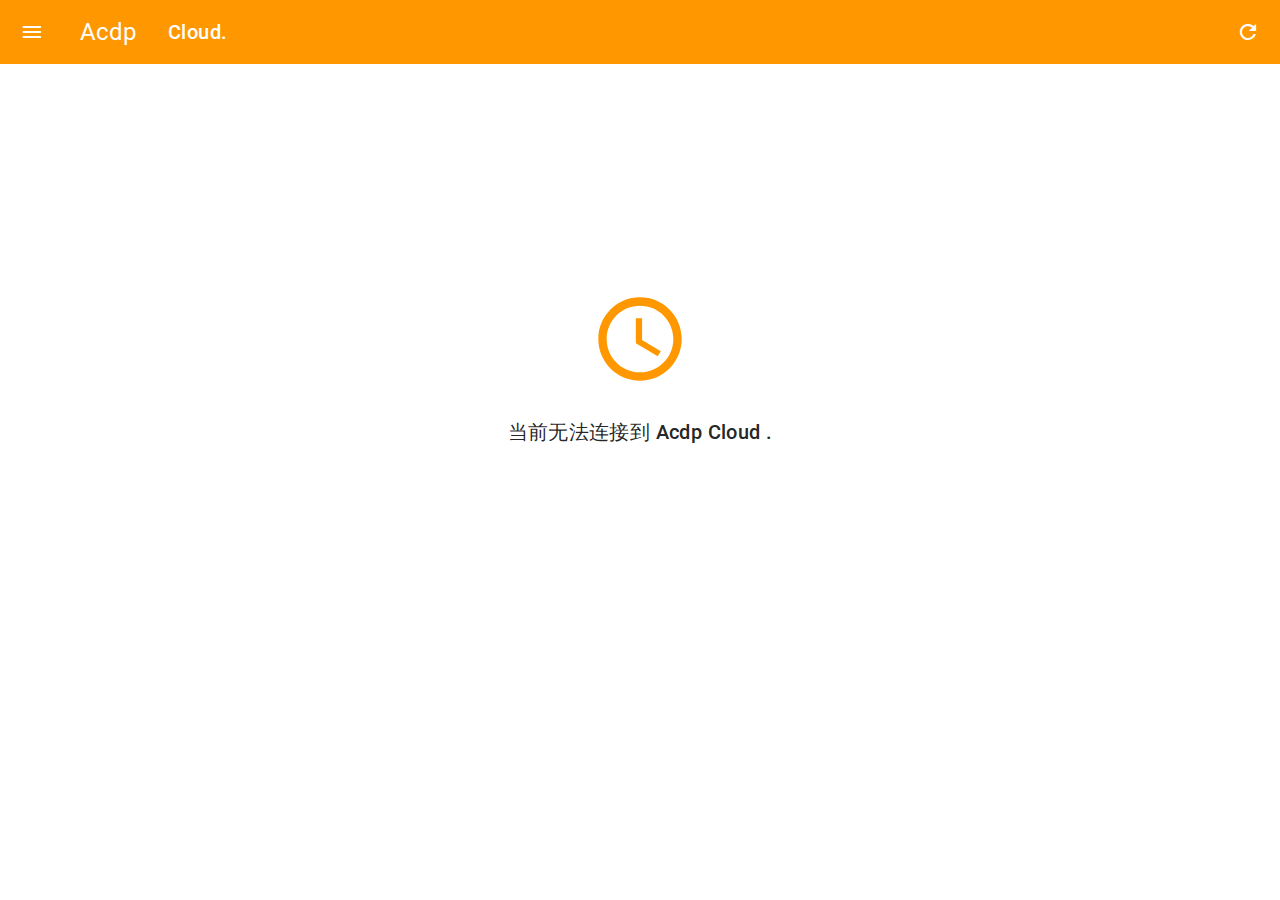
<file: cloud/index.html>
<!doctype html>
<html lang="zh-cmn-Hans" style="height:100%;">

<head>
    <meta charset="utf-8">
    <meta name="viewport" content="width=device-width, initial-scale=1, maximum-scale=1, shrink-to-fit=no" />
    <meta name="renderer" content="webkit" />
    <meta name="force-rendering" content="webkit" />
    <meta http-equiv="X-UA-Compatible" content="IE=edge,chrome=1" />
    <link rel="Shortcut Icon" href="../Resource/favicon.ico" type="image/x-icon" />
    <link rel="stylesheet" href="../Resource/css/mdui.min.css" />
    <link rel="stylesheet" href="../Resource/css/dlc.css" />
    <title id="title">Acdp | Cloud</title>
</head>

<body class="mdui-theme-primary-orange mdui-theme-accent-orange mdui-theme-layout-auto">

    <div class="mdui-appbar mdui-shadow-0">
        <div class="mdui-toolbar mdui-color-theme mdui-text-color-white">
            <a href="javascript:;" class="mdui-btn mdui-btn-icon">
                <i class="mdui-icon material-icons mdui-text-color-white">menu</i>
            </a>
            <a href="javascript:;" class="mdui-typo-headline mdui-hidden-xs mdui-text-color-white">Acdp</a>
            <a id="title" href="javascript:;" class="mdui-typo-title mdui-text-color-white">Cloud.</a>
            <div class="mdui-toolbar-spacer"></div>
            <a id="account-ico"></a>
            <a id="share" href="javascript:;" class="mdui-btn mdui-btn-icon mdui-hidden">
                <i class="mdui-icon material-icons mdui-text-color-white">share</i>
            </a>
            <a id="forget" href="javascript:;" onclick="Forget();" class="mdui-btn mdui-btn-icon mdui-hidden">
                <i class="mdui-icon material-icons mdui-text-color-white">exit_to_app</i>
            </a>
            <a id="refre" href="javascript:;" onclick="location.reload();" class="mdui-btn mdui-btn-icon">
                <i class="mdui-icon material-icons mdui-text-color-white">refresh</i>
            </a>
        </div>
    </div>
    <div id="progress" class="mdui-progress">
        <div class="mdui-progress-indeterminate"></div>
    </div>

    <div id="waiting" class="mdui-center" style="min-width:320px;margin-top:calc(30vh);">
        <div class="mdui-container">
            <div id="waiting-info" class="mdui-typo-title mdui-center mdui-text-center">正在连接到 Acdp Cloud ...</div>
        </div>
    </div>

    <div id="disconnect" class="mdui-center mdui-hidden" style="min-width:320px;margin-top:calc(25vh);">
        <div class="mdui-container">
            <svg class="mdui-center mdui-text-color-theme" width="100px" height="100px" viewBox="0 0 24 24">
                <path
                    d="M11.99 2C6.47 2 2 6.48 2 12s4.47 10 9.99 10C17.52 22 22 17.52 22 12S17.52 2 11.99 2zM12 20c-4.42 0-8-3.58-8-8s3.58-8 8-8s8 3.58 8 8s-3.58 8-8 8zm.5-13H11v6l5.25 3.15l.75-1.23l-4.5-2.67z"
                    fill="currentColor"></path>
            </svg>
            <div class="mdui-typo-title mdui-center mdui-text-center mdui-m-t-4">当前无法连接到 Acdp Cloud .</div>
        </div>
    </div>

    <div id="noexist" class="mdui-center mdui-hidden" style="min-width:320px;margin-top:calc(25vh);">
        <div class="mdui-container">
            <svg class="mdui-center mdui-text-color-theme" width="100px" height="100px" viewBox="0 0 24 24">
                <path
                    d="M20 2H4c-1.1 0-2 .9-2 2v18l4-4h14c1.1 0 2-.9 2-2V4c0-1.1-.9-2-2-2zm0 14H5.17L4 17.17V4h16v12zM11 5h2v6h-2zm0 8h2v2h-2z"
                    fill="currentColor"></path>
            </svg>
            <div class="mdui-typo-title mdui-center mdui-text-center mdui-m-t-4">找不到储存方格.<button
                    onclick="location.href='https://acdp.top/cloud';"
                    class="mdui-btn mdui-color-theme-accent mdui-ripple mdui-m-l-2">
                    <div class="mdui-text-color-white">返回</div>
                </button></div>
        </div>
    </div>

    <div id="NoCode" class="mdui-container mdui-hidden" style="margin-top:calc(15vh);">
        <div class="mdui-card mdui-center mdui-p-y-3" style="max-width:500px;">
            <div class="mdui-container">
                <div class="mdui-card-primary-title mdui-valign mdui-m-b-1"><i
                        class="mdui-icon material-icons mdui-text-color-theme mdui-m-r-1">cloud</i>储存方格 Code</div>
                <div class="mdui-textfield">
                    <label class="mdui-textfield-label">Box Code</label>
                    <input id="code" class="mdui-textfield-input" type="text" style="text-align:center;" />
                </div>
                <div class="mdui-row-xs-1 mdui-m-t-1">
                    <div class="mdui-col">
                        <button onclick="FinCode();"
                            class="mdui-btn mdui-btn-block mdui-color-theme-accent mdui-ripple">
                            <div class="mdui-text-color-white">进入</div>
                        </button>
                    </div>
                </div>
            </div>
        </div>
    </div>

    <div id="HaveCode" class="mdui-container mdui-hidden" style="margin-top:calc(15vh);">
        <div class="mdui-card mdui-center mdui-p-y-3" style="max-width:500px;">
            <div class="mdui-container">
                <div class="mdui-card-primary-title mdui-valign mdui-m-b-2"><i
                        class="mdui-icon material-icons mdui-text-color-theme mdui-m-r-1">code</i>访问密码</div>
                <div class="mdui-chip mdui-color-white mdui-m-t-1">
                    <img id="uploader-head" class="mdui-chip-icon" />
                    <span id="uploader-name" class="mdui-chip-title"></span>
                </div>
                <div class="mdui-textfield">
                    <label class="mdui-textfield-label">Box Password</label>
                    <input id="pwd" class="mdui-textfield-input" type="password" style="text-align:center;" />
                </div>
                <div class="mdui-row-xs-1 mdui-m-t-1">
                    <div class="mdui-col">
                        <button id="iden" onclick="Idenfy();"
                            class="mdui-btn mdui-btn-block mdui-color-theme-accent mdui-ripple">
                            <div class="mdui-text-color-white">验证</div>
                        </button>
                    </div>
                </div>
            </div>
        </div>
    </div>

    <div id="show" class="mdui-container mdui-hidden">
        <div class="mdui-m-y-4">
            <button class="mdui-btn mdui-color-theme-accent mdui-ripple mdui-m-b-2 mdui-text-color-white"
                onclick="GoBack();" id="show-btn">GoBack</button>
            <div id="show-list" class="mdui-list">
            </div>
        </div>
    </div>

    <script src="../Resource/js/mdui.min.js"></script>
    <script>
        var $ = mdui.$;
        var HDATA, ACEPWD, ACEUID;
        var COUDF = true;
        var PATH = '';
        var API = 'https://data.acdp.top';

        const LIST = '<label ondblclick="CL(this)" val="VAL" class="mdui-list-item mdui-ripple"><i class="mdui-list-item-icon mdui-icon material-icons">ICON</i><div class="mdui-list-item-content">TITLE</div>BUTTON</label>';
        const BUTN = '<button onclick="Preview(this);" class="mdui-btn mdui-btn-icon"><i class="mdui-icon material-icons">launch</i></button>'
        const DOWN = '<button onclick="Download(this);" class="mdui-btn mdui-btn-icon"><i class="mdui-icon material-icons">file_download</i></button>'
        const FILE = 'insert_drive_file';
        const FOLD = 'folder';

        const video_dotn = ['.mp4', '.ogm', '.flv'];
        const audio_dotn = ['.mp3', '.ogg', '.wav'];
        const image_dotn = ['.png', '.jpg'];
        const offic_dotn = ['.doc', '.docx', '.xls', '.xlsx', '.ppt', '.pptx'];
        const markd_dotn = ['.md', '.cot', '.txt'];

        var now_path = [];

        function HAS(org, target) {
            for (v of org) {
                if (v === target) {
                    return true;
                }
            }
            return false;
        }

        function DeviceIden() {
            var sUserAgent = navigator.userAgent.toLowerCase();
            var bIsIpad = sUserAgent.match(/ipad/i) == "ipad";
            var bIsIphoneOs = sUserAgent.match(/iphone os/i) == "iphone os";
            var bIsMidp = sUserAgent.match(/midp/i) == "midp";
            var bIsUc7 = sUserAgent.match(/rv:1.2.3.4/i) == "rv:1.2.3.4";
            var bIsUc = sUserAgent.match(/ucweb/i) == "ucweb";
            var bIsAndroid = sUserAgent.match(/android/i) == "android";
            var bIsCE = sUserAgent.match(/windows ce/i) == "windows ce";
            var bIsWM = sUserAgent.match(/windows mobile/i) == "windows mobile";
            if (bIsIpad || bIsIphoneOs || bIsMidp || bIsUc7 || bIsUc || bIsAndroid || bIsCE || bIsWM) {
                return "phone";
            } else {
                return "computer";
            }
        }

        function setCookie(cname, cvalue, exdays) {
            var d = new Date();
            d.setTime(d.getTime() + (exdays * 24 * 60 * 60 * 1000));
            var expires = "expires=" + d.toGMTString();
            document.cookie = cname + "=" + cvalue + "; " + expires;
        }

        function getCookie(cname) {
            var name = cname + "=";
            var ca = document.cookie.split(';');
            for (var i = 0; i < ca.length; i++) {
                var c = ca[i].trim();
                if (c.indexOf(name) == 0) { return c.substring(name.length, c.length); }
            }
            return "";
        }

        function GetKey(name) {
            var reg = new RegExp("(^|&)" + name + "=([^&]*)(&|$)", "i");
            var r = window.location.search.substr(1).match(reg);
            if (r != null) return unescape(r[2]); return null;
        }

        function DownCode(code) {
            var url = API + '/share/raw?code=' + code;
            window.open(url, '_blank');
        }

        function PreviewMark(code) {
            var url = 'https://acdp.top/cloud/markdown?code=' + code;
            window.open(url, '_blank');
        }

        function PreviewOpen(code) {
            var url = 'https://acdp.top/cloud/preview?code=' + code;
            window.open(url, '_blank');
        }

        function GetCode(path, name, suc_func, ero_func, preview = false) {
            $.ajax({
                method: 'POST',
                url: API + '/share/code',
                data: {
                    uid: ACEUID,
                    pwd: ACEPWD,
                    path: path,
                    name: name,
                    preview: preview
                },
                success: function (data) {
                    console.log(data);
                    try {
                        data = JSON.parse(data);
                        if (ero_func) ero_func(data);
                        return;
                    } catch {
                        if (suc_func) suc_func(data);
                    }
                },
                error: function (xhr, textStatus) {
                    if (ero_func) ero_func({
                        'info': 'net-error'
                    })
                }
            })
        }

        function Forget() {
            setCookie('Acdp-Cloud-Reload', '');
            location.href = 'https://acdp.top/cloud';
        }

        function Preview(e) {
            var name = $(e).parent().find('.mdui-list-item-content').text();
            var type = $(e).parent().attr('val');
            var path = now_path.join('/');
            console.log(name, type, path);
            if (HAS(markd_dotn, Suffix(name))) {
                GetCode(path, name, PreviewMark);
            } else {
                GetCode(path, name, PreviewOpen);
            }
        }

        function Download(e) {
            var name = $(e).parent().find('.mdui-list-item-content').text();
            var type = $(e).parent().attr('val');
            var path = now_path.join('/');
            console.log(name, type, path);
            GetCode(path, name, DownCode);
        }

        function CL(e) {
            var name = $(e).find('.mdui-list-item-content').text();
            var type = $(e).attr('val');
            console.log(name, type);
            if (type == 'folder') {
                now_path.push(name);
                console.log(now_path);
                Refresh();
            }
        }

        function GoBack() {
            now_path.pop();
            Refresh();
        }

        function Suffix(name) {
            var filename = name;
            var index = filename.lastIndexOf(".");
            var suffix = filename.substr(index + 1);
            return '.' + suffix;
        }

        function AddList(type, title) {
            var btn = '';

            if (type == 'folder') {
                var icon = FOLD;
            } else {
                var icon = FILE;
                if (HAS(video_dotn, Suffix(title))) {
                    icon = 'video_label';
                    btn = BUTN;
                } else if (HAS(audio_dotn, Suffix(title))) {
                    icon = 'music_note';
                    btn = BUTN;
                } else if (HAS(image_dotn, Suffix(title))) {
                    icon = 'image';
                    btn = BUTN;
                } else if (HAS(markd_dotn, Suffix(title))) {
                    icon = 'book';
                    btn = BUTN;
                } else {
                    btn = DOWN;
                }
            }

            var html = LIST.replace('VAL', type).replace('ICON', icon).replace('TITLE', title).replace('BUTTON', btn);
            $('#show-list').html($('#show-list').html() + html);
        }

        function Refresh() {
            if (COUDF == false) return;
            COUDF = false;

            var path = now_path.join('/');

            $.ajax({
                method: 'POST',
                url: API + '/share/info',
                data: {
                    uid: ACEUID,
                    pwd: ACEPWD,
                    path: path
                },
                success: function (data) {
                    data = JSON.parse(data);
                    $('#show-list').html('');

                    for (var i in data.d) {
                        AddList('folder', data.d[i].name)
                    }
                    for (var i in data.f) {
                        AddList('file', data.f[i].name)
                    }

                    COUDF = true
                }
            })
        }

        function Start() {
            $('#share').toggleClass('mdui-hidden');
            $('#refre').toggleClass('mdui-hidden');
            $('#show').toggleClass('mdui-hidden');
            Refresh();
        }

        function LoadBox() {
            $('#waiting-info').text('拉取信息中 ...');
            try {
                var info = JSON.parse(getCookie('Acdp-Cloud-Reload'));
            } catch {
                Forget();
            }
            ACEPWD = info['box-pasw'];
            ACEUID = info['box-code'];
            if (DeviceIden() == 'computer') setCookie('Acdp-Cloud-Reload', '');
            if (DeviceIden() == 'phone') $('#forget').toggleClass('mdui-hidden');;
            $.ajax({
                method: 'POST',
                url: API + '/share/info',
                data: {
                    uid: info['box-code'],
                    pwd: info['box-pasw']
                },
                success: function (data) {
                    var data = JSON.parse(data);
                    if ('info' in data) {
                        $('#waiting').toggleClass('mdui-hidden');
                        $('#progress').toggleClass('mdui-hidden');
                        $('#waiting-info').text('正在连接到 Acdp Cloud ...');
                        $('#noexist').toggleClass('mdui-hidden');
                        setCookie('Acdp-Cloud-Reload', '');
                        return;
                    }
                    $('#title').text('Cloud - ' + data.name);
                    mdui.snackbar({
                        message: '载入成功',
                        position: 'right-bottom',
                    });
                    $('#waiting').toggleClass('mdui-hidden');
                    $('#progress').toggleClass('mdui-hidden');
                    $('#waiting-info').text('正在连接到 Acdp Cloud ...');
                    Start();
                },
                error: function (xhr, textStatus) {
                    $('#waiting').toggleClass('mdui-hidden');
                    $('#progress').toggleClass('mdui-hidden');
                    $('#waiting-info').text('正在连接到 Acdp Cloud ...');
                    $('#disconnect').toggleClass('mdui-hidden');
                }
            });
        }

        function RetoLoad() {
            var data = {
                'box-code': GetKey('code'),
                'box-pasw': $('#pwd').val()
            };
            setCookie('Acdp-Cloud-Reload', JSON.stringify(data));
            location.href = 'https://acdp.top/cloud';
        }

        function Idenfy() {
            if ($('#pwd').val() == '') return;
            $('#progress').toggleClass('mdui-hidden');
            $('#iden').attr('disabled', '');
            $.ajax({
                method: 'POST',
                url: API + '/share/info',
                data: {
                    uid: HDATA.uid,
                    pwd: $('#pwd').val()
                },
                success: function (data) {
                    $('#progress').toggleClass('mdui-hidden');
                    $('#iden').removeAttr('disabled');
                    var data = JSON.parse(data);
                    console.log(data);
                    if ('info' in data) {
                        mdui.snackbar({
                            message: '验证失败',
                            position: 'right-bottom',
                        });
                        return;
                    }
                    RetoLoad();
                },
                error: function (xhr, textStatus) {
                    $('#progress').toggleClass('mdui-hidden');
                    $('#iden').removeAttr('disabled');
                    mdui.snackbar({
                        message: '无法连接 Acdp Cloud .',
                        position: 'right-bottom',
                    });
                }
            });
        }

        function LoadUploader(info) {
            $('#waiting-info').text('拉取信息中 ...');
            var uid = info.uploader.toString();
            $.ajax({
                method: 'GET',
                url: API + '/auth/info?uid=' + uid,
                success: function (data) {
                    var data = JSON.parse(data);
                    $('#uploader-name').text(data.name);
                    $('#uploader-head').attr('src', API + '/auth/head?uid=' + uid);
                    setTimeout(function () {
                        $('#waiting').toggleClass('mdui-hidden');
                        $('#progress').toggleClass('mdui-hidden');
                        $('#HaveCode').toggleClass('mdui-hidden');
                        $('#waiting-info').text('正在连接到 Acdp Cloud ...');
                    }, 0);
                },
                error: function (xhr, textStatus) {
                    $('#progress').toggleClass('mdui-hidden');
                    $('#waiting').toggleClass('mdui-hidden');
                    $('#waiting-info').text('正在连接到 Acdp Cloud ...');
                    $('#disconnect').toggleClass('mdui-hidden');
                }
            });
        }

        function Load() {
            var code = GetKey('code');
            if (getCookie('Acdp-Cloud-Reload') != '') {
                if (code == null) LoadBox();
                else {
                    setCookie('Acdp-Cloud-Reload', '');
                    location.reload();
                };
            } else if (code == null) {
                $('#NoCode').toggleClass('mdui-hidden');
                $('#waiting').toggleClass('mdui-hidden');
                $('#progress').toggleClass('mdui-hidden');
            } else {
                $.ajax({
                    method: 'POST',
                    url: API + '/share/info',
                    data: {
                        uid: code
                    },
                    success: function (data) {
                        var info = JSON.parse(data);
                        if ('info' in info) {
                            $('#waiting').toggleClass('mdui-hidden');
                            $('#progress').toggleClass('mdui-hidden');
                            $('#noexist').toggleClass('mdui-hidden');
                            return;
                        }
                        HDATA = info;
                        $('#title').text('Cloud - ' + info.name);

                        var pwd = GetKey('pwd');
                        if (pwd == null) pwd = '';
                        $('#pwd').val(pwd);

                        LoadUploader(info);
                    }
                });
            }
        }

        function Online() {
            $.ajax({
                method: 'GET',
                url: API + '/share/',
                success: function (data) {
                    Load();
                },
                error: function (xhr, textStatus) {
                    $('#progress').toggleClass('mdui-hidden');
                    $('#waiting').toggleClass('mdui-hidden');
                    $('#disconnect').toggleClass('mdui-hidden');
                }
            });
        }
        Online();

        function FinCode() {
            var url = 'https://acdp.top/cloud?code=' + $('#code').val();
            location.href = url;
        }
    </script>
    <script src="https://data.acdp.top/static/js/account.js"></script>
</body>

</html>
</file>
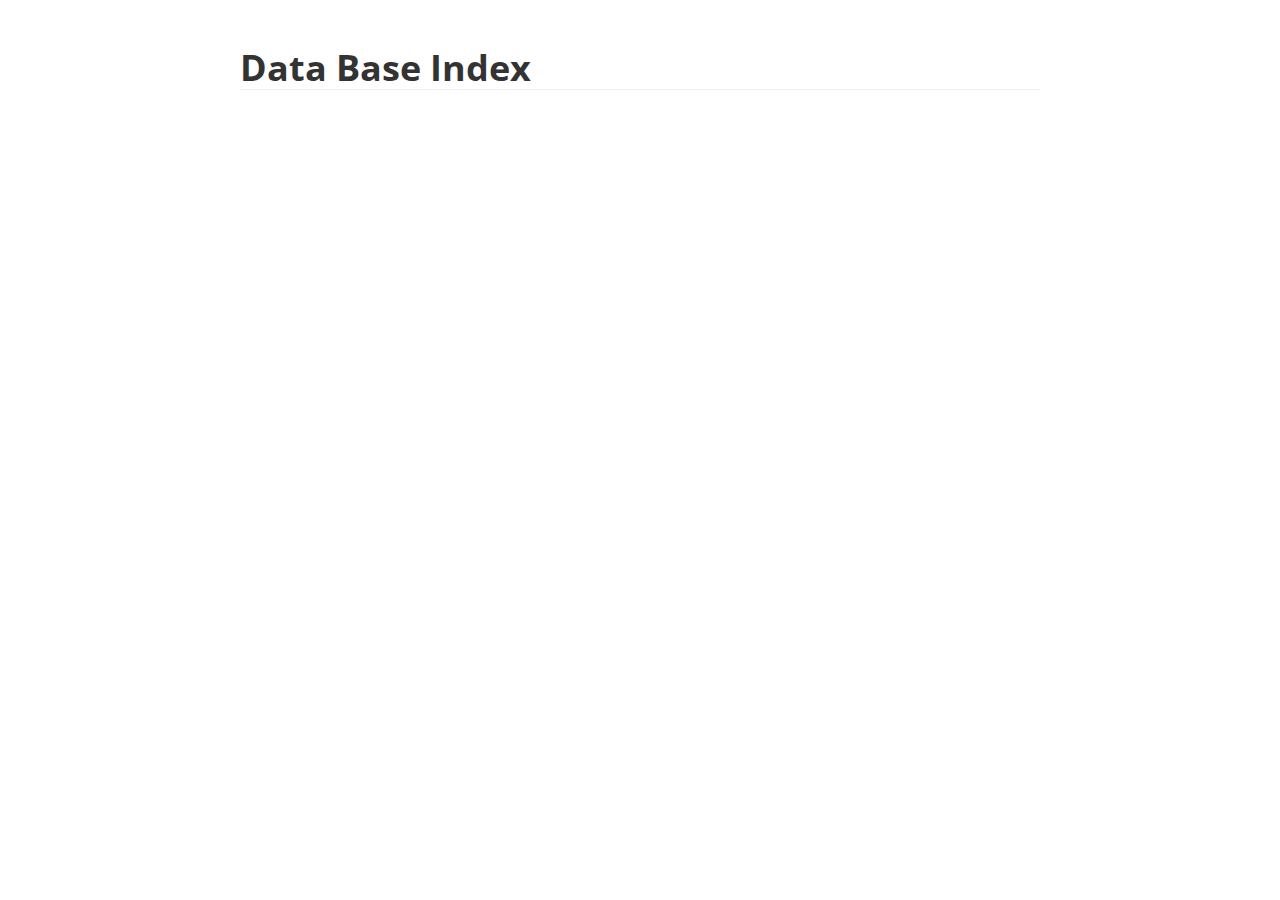
<file: deep/index.html>
<!doctype html>
<html>
<head>
<meta charset='UTF-8'><meta name='viewport' content='width=device-width initial-scale=1'>
<title>data</title><link href='https://fonts.loli.net/css?family=Open+Sans:400italic,700italic,700,400&subset=latin,latin-ext' rel='stylesheet' type='text/css' /><style type='text/css'>html {overflow-x: initial !important;}:root { --bg-color:#ffffff; --text-color:#333333; --select-text-bg-color:#B5D6FC; --select-text-font-color:auto; --monospace:"Lucida Console",Consolas,"Courier",monospace; }
html { font-size: 14px; background-color: var(--bg-color); color: var(--text-color); font-family: "Helvetica Neue", Helvetica, Arial, sans-serif; -webkit-font-smoothing: antialiased; }
body { margin: 0px; padding: 0px; height: auto; bottom: 0px; top: 0px; left: 0px; right: 0px; font-size: 1rem; line-height: 1.42857; overflow-x: hidden; background: inherit; tab-size: 4; }
iframe { margin: auto; }
a.url { word-break: break-all; }
a:active, a:hover { outline: 0px; }
.in-text-selection, ::selection { text-shadow: none; background: var(--select-text-bg-color); color: var(--select-text-font-color); }
#write { margin: 0px auto; height: auto; width: inherit; word-break: normal; overflow-wrap: break-word; position: relative; white-space: normal; overflow-x: visible; padding-top: 40px; }
#write.first-line-indent p { text-indent: 2em; }
#write.first-line-indent li p, #write.first-line-indent p * { text-indent: 0px; }
#write.first-line-indent li { margin-left: 2em; }
.for-image #write { padding-left: 8px; padding-right: 8px; }
body.typora-export { padding-left: 30px; padding-right: 30px; }
.typora-export .footnote-line, .typora-export li, .typora-export p { white-space: pre-wrap; }
.typora-export .task-list-item input { pointer-events: none; }
@media screen and (max-width: 500px) {
  body.typora-export { padding-left: 0px; padding-right: 0px; }
  #write { padding-left: 20px; padding-right: 20px; }
  .CodeMirror-sizer { margin-left: 0px !important; }
  .CodeMirror-gutters { display: none !important; }
}
#write li > figure:last-child { margin-bottom: 0.5rem; }
#write ol, #write ul { position: relative; }
img { max-width: 100%; vertical-align: middle; image-orientation: from-image; }
button, input, select, textarea { color: inherit; font: inherit; }
input[type="checkbox"], input[type="radio"] { line-height: normal; padding: 0px; }
*, ::after, ::before { box-sizing: border-box; }
#write h1, #write h2, #write h3, #write h4, #write h5, #write h6, #write p, #write pre { width: inherit; }
#write h1, #write h2, #write h3, #write h4, #write h5, #write h6, #write p { position: relative; }
p { line-height: inherit; }
h1, h2, h3, h4, h5, h6 { break-after: avoid-page; break-inside: avoid; orphans: 4; }
p { orphans: 4; }
h1 { font-size: 2rem; }
h2 { font-size: 1.8rem; }
h3 { font-size: 1.6rem; }
h4 { font-size: 1.4rem; }
h5 { font-size: 1.2rem; }
h6 { font-size: 1rem; }
.md-math-block, .md-rawblock, h1, h2, h3, h4, h5, h6, p { margin-top: 1rem; margin-bottom: 1rem; }
.hidden { display: none; }
.md-blockmeta { color: rgb(204, 204, 204); font-weight: 700; font-style: italic; }
a { cursor: pointer; }
sup.md-footnote { padding: 2px 4px; background-color: rgba(238, 238, 238, 0.7); color: rgb(85, 85, 85); border-radius: 4px; cursor: pointer; }
sup.md-footnote a, sup.md-footnote a:hover { color: inherit; text-transform: inherit; text-decoration: inherit; }
#write input[type="checkbox"] { cursor: pointer; width: inherit; height: inherit; }
figure { overflow-x: auto; margin: 1.2em 0px; max-width: calc(100% + 16px); padding: 0px; }
figure > table { margin: 0px; }
tr { break-inside: avoid; break-after: auto; }
thead { display: table-header-group; }
table { border-collapse: collapse; border-spacing: 0px; width: 100%; overflow: auto; break-inside: auto; text-align: left; }
table.md-table td { min-width: 32px; }
.CodeMirror-gutters { border-right: 0px; background-color: inherit; }
.CodeMirror-linenumber { user-select: none; }
.CodeMirror { text-align: left; }
.CodeMirror-placeholder { opacity: 0.3; }
.CodeMirror pre { padding: 0px 4px; }
.CodeMirror-lines { padding: 0px; }
div.hr:focus { cursor: none; }
#write pre { white-space: pre-wrap; }
#write.fences-no-line-wrapping pre { white-space: pre; }
#write pre.ty-contain-cm { white-space: normal; }
.CodeMirror-gutters { margin-right: 4px; }
.md-fences { font-size: 0.9rem; display: block; break-inside: avoid; text-align: left; overflow: visible; white-space: pre; background: inherit; position: relative !important; }
.md-diagram-panel { width: 100%; margin-top: 10px; text-align: center; padding-top: 0px; padding-bottom: 8px; overflow-x: auto; }
#write .md-fences.mock-cm { white-space: pre-wrap; }
.md-fences.md-fences-with-lineno { padding-left: 0px; }
#write.fences-no-line-wrapping .md-fences.mock-cm { white-space: pre; overflow-x: auto; }
.md-fences.mock-cm.md-fences-with-lineno { padding-left: 8px; }
.CodeMirror-line, twitterwidget { break-inside: avoid; }
.footnotes { opacity: 0.8; font-size: 0.9rem; margin-top: 1em; margin-bottom: 1em; }
.footnotes + .footnotes { margin-top: 0px; }
.md-reset { margin: 0px; padding: 0px; border: 0px; outline: 0px; vertical-align: top; background: 0px 0px; text-decoration: none; text-shadow: none; float: none; position: static; width: auto; height: auto; white-space: nowrap; cursor: inherit; -webkit-tap-highlight-color: transparent; line-height: normal; font-weight: 400; text-align: left; box-sizing: content-box; direction: ltr; }
li div { padding-top: 0px; }
blockquote { margin: 1rem 0px; }
li .mathjax-block, li p { margin: 0.5rem 0px; }
li { margin: 0px; position: relative; }
blockquote > :last-child { margin-bottom: 0px; }
blockquote > :first-child, li > :first-child { margin-top: 0px; }
.footnotes-area { color: rgb(136, 136, 136); margin-top: 0.714rem; padding-bottom: 0.143rem; white-space: normal; }
#write .footnote-line { white-space: pre-wrap; }
@media print {
  body, html { border: 1px solid transparent; height: 99%; break-after: avoid; break-before: avoid; font-variant-ligatures: no-common-ligatures; }
  #write { margin-top: 0px; padding-top: 0px; border-color: transparent !important; }
  .typora-export * { -webkit-print-color-adjust: exact; }
  html.blink-to-pdf { font-size: 13px; }
  .typora-export #write { break-after: avoid; }
  .typora-export #write::after { height: 0px; }
  .is-mac table { break-inside: avoid; }
}
.footnote-line { margin-top: 0.714em; font-size: 0.7em; }
a img, img a { cursor: pointer; }
pre.md-meta-block { font-size: 0.8rem; min-height: 0.8rem; white-space: pre-wrap; background: rgb(204, 204, 204); display: block; overflow-x: hidden; }
p > .md-image:only-child:not(.md-img-error) img, p > img:only-child { display: block; margin: auto; }
#write.first-line-indent p > .md-image:only-child:not(.md-img-error) img { left: -2em; position: relative; }
p > .md-image:only-child { display: inline-block; width: 100%; }
#write .MathJax_Display { margin: 0.8em 0px 0px; }
.md-math-block { width: 100%; }
.md-math-block:not(:empty)::after { display: none; }
[contenteditable="true"]:active, [contenteditable="true"]:focus, [contenteditable="false"]:active, [contenteditable="false"]:focus { outline: 0px; box-shadow: none; }
.md-task-list-item { position: relative; list-style-type: none; }
.task-list-item.md-task-list-item { padding-left: 0px; }
.md-task-list-item > input { position: absolute; top: 0px; left: 0px; margin-left: -1.2em; margin-top: calc(1em - 10px); border: none; }
.math { font-size: 1rem; }
.md-toc { min-height: 3.58rem; position: relative; font-size: 0.9rem; border-radius: 10px; }
.md-toc-content { position: relative; margin-left: 0px; }
.md-toc-content::after, .md-toc::after { display: none; }
.md-toc-item { display: block; color: rgb(65, 131, 196); }
.md-toc-item a { text-decoration: none; }
.md-toc-inner:hover { text-decoration: underline; }
.md-toc-inner { display: inline-block; cursor: pointer; }
.md-toc-h1 .md-toc-inner { margin-left: 0px; font-weight: 700; }
.md-toc-h2 .md-toc-inner { margin-left: 2em; }
.md-toc-h3 .md-toc-inner { margin-left: 4em; }
.md-toc-h4 .md-toc-inner { margin-left: 6em; }
.md-toc-h5 .md-toc-inner { margin-left: 8em; }
.md-toc-h6 .md-toc-inner { margin-left: 10em; }
@media screen and (max-width: 48em) {
  .md-toc-h3 .md-toc-inner { margin-left: 3.5em; }
  .md-toc-h4 .md-toc-inner { margin-left: 5em; }
  .md-toc-h5 .md-toc-inner { margin-left: 6.5em; }
  .md-toc-h6 .md-toc-inner { margin-left: 8em; }
}
a.md-toc-inner { font-size: inherit; font-style: inherit; font-weight: inherit; line-height: inherit; }
.footnote-line a:not(.reversefootnote) { color: inherit; }
.md-attr { display: none; }
.md-fn-count::after { content: "."; }
code, pre, samp, tt { font-family: var(--monospace); }
kbd { margin: 0px 0.1em; padding: 0.1em 0.6em; font-size: 0.8em; color: rgb(36, 39, 41); background: rgb(255, 255, 255); border: 1px solid rgb(173, 179, 185); border-radius: 3px; box-shadow: rgba(12, 13, 14, 0.2) 0px 1px 0px, rgb(255, 255, 255) 0px 0px 0px 2px inset; white-space: nowrap; vertical-align: middle; }
.md-comment { color: rgb(162, 127, 3); opacity: 0.8; font-family: var(--monospace); }
code { text-align: left; vertical-align: initial; }
a.md-print-anchor { white-space: pre !important; border-width: initial !important; border-style: none !important; border-color: initial !important; display: inline-block !important; position: absolute !important; width: 1px !important; right: 0px !important; outline: 0px !important; background: 0px 0px !important; text-decoration: initial !important; text-shadow: initial !important; }
.md-inline-math .MathJax_SVG .noError { display: none !important; }
.html-for-mac .inline-math-svg .MathJax_SVG { vertical-align: 0.2px; }
.md-math-block .MathJax_SVG_Display { text-align: center; margin: 0px; position: relative; text-indent: 0px; max-width: none; max-height: none; min-height: 0px; min-width: 100%; width: auto; overflow-y: hidden; display: block !important; }
.MathJax_SVG_Display, .md-inline-math .MathJax_SVG_Display { width: auto; margin: inherit; display: inline-block !important; }
.MathJax_SVG .MJX-monospace { font-family: var(--monospace); }
.MathJax_SVG .MJX-sans-serif { font-family: sans-serif; }
.MathJax_SVG { display: inline; font-style: normal; font-weight: 400; line-height: normal; zoom: 90%; text-indent: 0px; text-align: left; text-transform: none; letter-spacing: normal; word-spacing: normal; overflow-wrap: normal; white-space: nowrap; float: none; direction: ltr; max-width: none; max-height: none; min-width: 0px; min-height: 0px; border: 0px; padding: 0px; margin: 0px; }
.MathJax_SVG * { transition: none 0s ease 0s; }
.MathJax_SVG_Display svg { vertical-align: middle !important; margin-bottom: 0px !important; margin-top: 0px !important; }
.os-windows.monocolor-emoji .md-emoji { font-family: "Segoe UI Symbol", sans-serif; }
.md-diagram-panel > svg { max-width: 100%; }
[lang="flow"] svg, [lang="mermaid"] svg { max-width: 100%; height: auto; }
[lang="mermaid"] .node text { font-size: 1rem; }
table tr th { border-bottom: 0px; }
video { max-width: 100%; display: block; margin: 0px auto; }
iframe { max-width: 100%; width: 100%; border: none; }
.highlight td, .highlight tr { border: 0px; }
svg[id^="mermaidChart"] { line-height: 1em; }
mark { background: rgb(255, 255, 0); color: rgb(0, 0, 0); }
.md-html-inline .md-plain, .md-html-inline strong, mark .md-inline-math, mark strong { color: inherit; }
mark .md-meta { color: rgb(0, 0, 0); opacity: 0.3 !important; }
@media print {
  .typora-export h1, .typora-export h2, .typora-export h3, .typora-export h4, .typora-export h5, .typora-export h6 { break-inside: avoid; }
}


:root {
    --side-bar-bg-color: #fafafa;
    --control-text-color: #777;
}

@include-when-export url(https://fonts.loli.net/css?family=Open+Sans:400italic,700italic,700,400&subset=latin,latin-ext);

/* open-sans-regular - latin-ext_latin */
  /* open-sans-italic - latin-ext_latin */
    /* open-sans-700 - latin-ext_latin */
    /* open-sans-700italic - latin-ext_latin */
  html {
    font-size: 16px;
}

body {
    font-family: "Open Sans","Clear Sans", "Helvetica Neue", Helvetica, Arial, sans-serif;
    color: rgb(51, 51, 51);
    line-height: 1.6;
}

#write {
    max-width: 860px;
  	margin: 0 auto;
  	padding: 30px;
    padding-bottom: 100px;
}

@media only screen and (min-width: 1400px) {
	#write {
		max-width: 1024px;
	}
}

@media only screen and (min-width: 1800px) {
	#write {
		max-width: 1200px;
	}
}

#write > ul:first-child,
#write > ol:first-child{
    margin-top: 30px;
}

a {
    color: #4183C4;
}
h1,
h2,
h3,
h4,
h5,
h6 {
    position: relative;
    margin-top: 1rem;
    margin-bottom: 1rem;
    font-weight: bold;
    line-height: 1.4;
    cursor: text;
}
h1:hover a.anchor,
h2:hover a.anchor,
h3:hover a.anchor,
h4:hover a.anchor,
h5:hover a.anchor,
h6:hover a.anchor {
    text-decoration: none;
}
h1 tt,
h1 code {
    font-size: inherit;
}
h2 tt,
h2 code {
    font-size: inherit;
}
h3 tt,
h3 code {
    font-size: inherit;
}
h4 tt,
h4 code {
    font-size: inherit;
}
h5 tt,
h5 code {
    font-size: inherit;
}
h6 tt,
h6 code {
    font-size: inherit;
}
h1 {
    font-size: 2.25em;
    line-height: 1.2;
    border-bottom: 1px solid #eee;
}
h2 {
    font-size: 1.75em;
    line-height: 1.225;
    border-bottom: 1px solid #eee;
}

/*@media print {
    .typora-export h1,
    .typora-export h2 {
        border-bottom: none;
        padding-bottom: initial;
    }

    .typora-export h1::after,
    .typora-export h2::after {
        content: "";
        display: block;
        height: 100px;
        margin-top: -96px;
        border-top: 1px solid #eee;
    }
}*/

h3 {
    font-size: 1.5em;
    line-height: 1.43;
}
h4 {
    font-size: 1.25em;
}
h5 {
    font-size: 1em;
}
h6 {
   font-size: 1em;
    color: #777;
}
p,
blockquote,
ul,
ol,
dl,
table{
    margin: 0.8em 0;
}
li>ol,
li>ul {
    margin: 0 0;
}
hr {
    height: 2px;
    padding: 0;
    margin: 16px 0;
    background-color: #e7e7e7;
    border: 0 none;
    overflow: hidden;
    box-sizing: content-box;
}

li p.first {
    display: inline-block;
}
ul,
ol {
    padding-left: 30px;
}
ul:first-child,
ol:first-child {
    margin-top: 0;
}
ul:last-child,
ol:last-child {
    margin-bottom: 0;
}
blockquote {
    border-left: 4px solid #dfe2e5;
    padding: 0 15px;
    color: #777777;
}
blockquote blockquote {
    padding-right: 0;
}
table {
    padding: 0;
    word-break: initial;
}
table tr {
    border-top: 1px solid #dfe2e5;
    margin: 0;
    padding: 0;
}
table tr:nth-child(2n),
thead {
    background-color: #f8f8f8;
}
table tr th {
    font-weight: bold;
    border: 1px solid #dfe2e5;
    border-bottom: 0;
    margin: 0;
    padding: 6px 13px;
}
table tr td {
    border: 1px solid #dfe2e5;
    margin: 0;
    padding: 6px 13px;
}
table tr th:first-child,
table tr td:first-child {
    margin-top: 0;
}
table tr th:last-child,
table tr td:last-child {
    margin-bottom: 0;
}

.CodeMirror-lines {
    padding-left: 4px;
}

.code-tooltip {
    box-shadow: 0 1px 1px 0 rgba(0,28,36,.3);
    border-top: 1px solid #eef2f2;
}

.md-fences,
code,
tt {
    border: 1px solid #e7eaed;
    background-color: #f8f8f8;
    border-radius: 3px;
    padding: 0;
    padding: 2px 4px 0px 4px;
    font-size: 0.9em;
}

code {
    background-color: #f3f4f4;
    padding: 0 2px 0 2px;
}

.md-fences {
    margin-bottom: 15px;
    margin-top: 15px;
    padding-top: 8px;
    padding-bottom: 6px;
}


.md-task-list-item > input {
  margin-left: -1.3em;
}

@media print {
    html {
        font-size: 13px;
    }
    table,
    pre {
        page-break-inside: avoid;
    }
    pre {
        word-wrap: break-word;
    }
}

.md-fences {
	background-color: #f8f8f8;
}
#write pre.md-meta-block {
	padding: 1rem;
    font-size: 85%;
    line-height: 1.45;
    background-color: #f7f7f7;
    border: 0;
    border-radius: 3px;
    color: #777777;
    margin-top: 0 !important;
}

.mathjax-block>.code-tooltip {
	bottom: .375rem;
}

.md-mathjax-midline {
    background: #fafafa;
}

#write>h3.md-focus:before{
	left: -1.5625rem;
	top: .375rem;
}
#write>h4.md-focus:before{
	left: -1.5625rem;
	top: .285714286rem;
}
#write>h5.md-focus:before{
	left: -1.5625rem;
	top: .285714286rem;
}
#write>h6.md-focus:before{
	left: -1.5625rem;
	top: .285714286rem;
}
.md-image>.md-meta {
    /*border: 1px solid #ddd;*/
    border-radius: 3px;
    padding: 2px 0px 0px 4px;
    font-size: 0.9em;
    color: inherit;
}

.md-tag {
    color: #a7a7a7;
    opacity: 1;
}

.md-toc { 
    margin-top:20px;
    padding-bottom:20px;
}

.sidebar-tabs {
    border-bottom: none;
}

#typora-quick-open {
    border: 1px solid #ddd;
    background-color: #f8f8f8;
}

#typora-quick-open-item {
    background-color: #FAFAFA;
    border-color: #FEFEFE #e5e5e5 #e5e5e5 #eee;
    border-style: solid;
    border-width: 1px;
}

/** focus mode */
.on-focus-mode blockquote {
    border-left-color: rgba(85, 85, 85, 0.12);
}

header, .context-menu, .megamenu-content, footer{
    font-family: "Segoe UI", "Arial", sans-serif;
}

.file-node-content:hover .file-node-icon,
.file-node-content:hover .file-node-open-state{
    visibility: visible;
}

.mac-seamless-mode #typora-sidebar {
    background-color: #fafafa;
    background-color: var(--side-bar-bg-color);
}

.md-lang {
    color: #b4654d;
}

.html-for-mac .context-menu {
    --item-hover-bg-color: #E6F0FE;
}

#md-notification .btn {
    border: 0;
}

.dropdown-menu .divider {
    border-color: #e5e5e5;
}

.ty-preferences .window-content {
    background-color: #fafafa;
}

.ty-preferences .nav-group-item.active {
    color: white;
    background: #999;
}


</style>
</head>
<body class='typora-export os-windows'>
<div id='write'  class=''><h1><a name="data-base-index" class="md-header-anchor"></a><span>Data Base Index</span></h1></div>
</body>
</html>
</file>
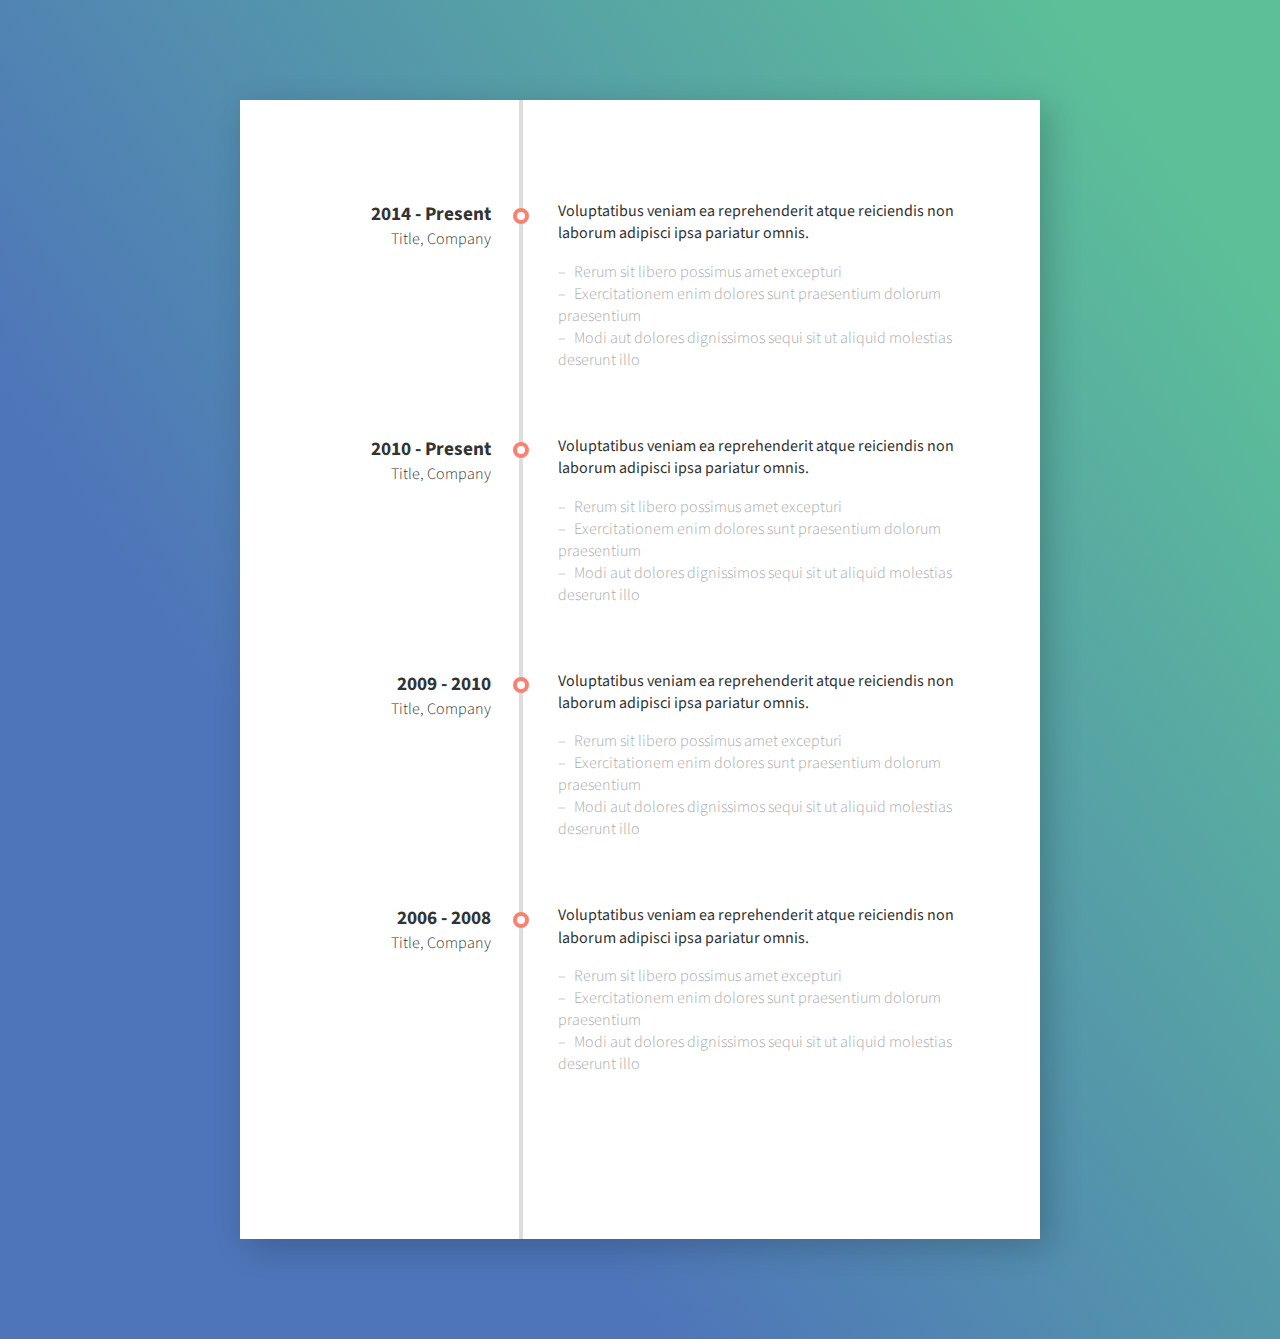
<file: line/index.html>
<!DOCTYPE html>
<html >
<head>
  <meta charset="UTF-8">
  <title>Timeline</title>
  
  
  <link rel='stylesheet prefetch' href='https://fonts.googleapis.com/css?family=Source+Sans+Pro:300,400,600'>

      <link rel="stylesheet" href="css/style.css">

  
</head>

<body>
  <div class="timeline">
  <div class="entry">
    <div class="title">
      <h3>2014 - Present</h3>
      <p>Title, Company</p>
    </div>
    <div class="body">
      <p>Voluptatibus veniam ea reprehenderit atque reiciendis non laborum adipisci ipsa pariatur omnis.</p>
      <ul>
        <li>Rerum sit libero possimus amet excepturi</li>
        <li>Exercitationem enim dolores sunt praesentium dolorum praesentium</li>
        <li>Modi aut dolores dignissimos sequi sit ut aliquid molestias deserunt illo</li>
      </ul>
    </div>
  </div>
  <div class="entry">
    <div class="title">
      <h3>2010 - Present</h3>
      <p>Title, Company</p>
    </div>
    <div class="body">
      <p>Voluptatibus veniam ea reprehenderit atque reiciendis non laborum adipisci ipsa pariatur omnis.</p>
      <ul>
        <li>Rerum sit libero possimus amet excepturi</li>
        <li>Exercitationem enim dolores sunt praesentium dolorum praesentium</li>
        <li>Modi aut dolores dignissimos sequi sit ut aliquid molestias deserunt illo</li>
      </ul>
    </div>
  </div>
  <div class="entry">
    <div class="title">
      <h3>2009 - 2010</h3>
      <p>Title, Company</p>
    </div>
    <div class="body">
      <p>Voluptatibus veniam ea reprehenderit atque reiciendis non laborum adipisci ipsa pariatur omnis.</p>
      <ul>
        <li>Rerum sit libero possimus amet excepturi</li>
        <li>Exercitationem enim dolores sunt praesentium dolorum praesentium</li>
        <li>Modi aut dolores dignissimos sequi sit ut aliquid molestias deserunt illo</li>
      </ul>
    </div>
  </div>
  <div class="entry">
    <div class="title">
      <h3>2006 - 2008</h3>
      <p>Title, Company</p>
    </div>
    <div class="body">
      <p>Voluptatibus veniam ea reprehenderit atque reiciendis non laborum adipisci ipsa pariatur omnis.</p>
      <ul>
        <li>Rerum sit libero possimus amet excepturi</li>
        <li>Exercitationem enim dolores sunt praesentium dolorum praesentium</li>
        <li>Modi aut dolores dignissimos sequi sit ut aliquid molestias deserunt illo</li>
      </ul>
    </div>
  </div>

</div>
  
  
</body>
</html>
</file>
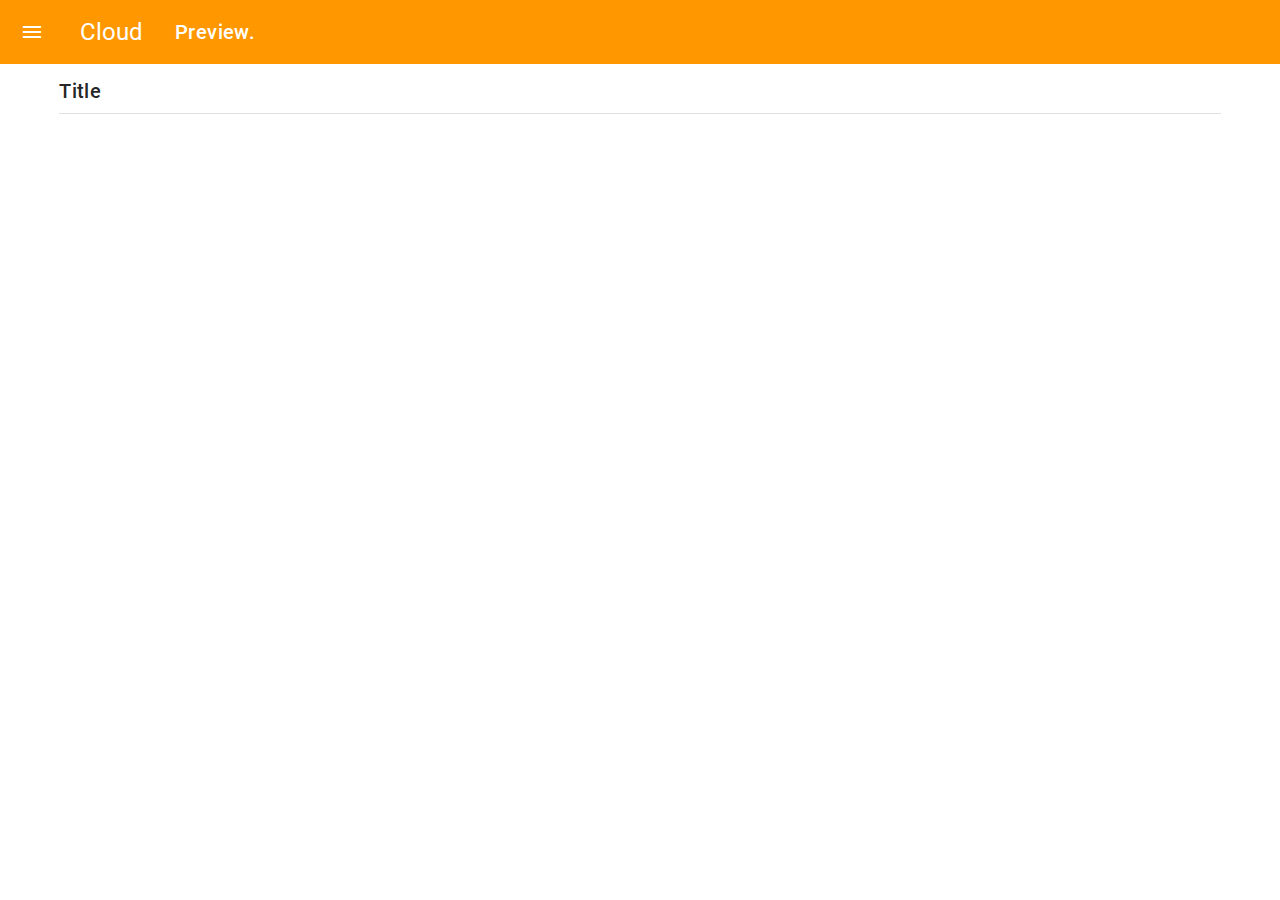
<file: cloud/preview.html>
<!doctype html>
<html lang="zh-cmn-Hans" style="height:100%;">

<head>
    <meta charset="utf-8">
    <meta name="viewport" content="width=device-width, initial-scale=1, maximum-scale=1, shrink-to-fit=no" />
    <meta name="renderer" content="webkit" />
    <meta name="force-rendering" content="webkit" />
    <meta http-equiv="X-UA-Compatible" content="IE=edge,chrome=1" />
    <link rel="Shortcut Icon" href="../Resource/favicon.ico" type="image/x-icon" />
    <link rel="stylesheet" href="../Resource/css/mdui.min.css" />
    <link rel="stylesheet" href="../Resource/css/dlc.css" />
    <title id="title">Acdp | Preview</title>
</head>

<body class="mdui-theme-primary-orange mdui-theme-accent-orange mdui-theme-layout-auto">

    <div class="mdui-appbar mdui-shadow-0">
        <div class="mdui-toolbar mdui-color-theme mdui-text-color-white">
            <a href="javascript:;" class="mdui-btn mdui-btn-icon">
                <i class="mdui-icon material-icons mdui-text-color-white">menu</i>
            </a>
            <a href="javascript:;" class="mdui-typo-headline mdui-hidden-xs mdui-text-color-white">Cloud</a>
            <a id="b-title" href="javascript:;" class="mdui-typo-title mdui-text-color-white">Preview.</a>
            <div class="mdui-toolbar-spacer"></div>
        </div>
    </div>

    <div class="mdui-container mdui-m-y-2">
        <div id="m-title" class="mdui-typo-title">Title</div>
        <div class="mdui-typo mdui-m-b-1">
            <hr />
        </div>
        <video id="video" class="mdui-video-fluid mdui-center mdui-hidden" controls></video>
        <svg id="audio-icon" class="mdui-center mdui-text-color-theme mdui-hidden" width="100px" height="100px"
            style="margin-top:calc(10vh);" viewBox="0 0 24 24">
            <path
                d="M12 5v8.55c-.94-.54-2.1-.75-3.33-.32c-1.34.48-2.37 1.67-2.61 3.07a4.007 4.007 0 0 0 4.59 4.65c1.96-.31 3.35-2.11 3.35-4.1V7h2c1.1 0 2-.9 2-2s-.9-2-2-2h-2c-1.1 0-2 .9-2 2z"
                fill="currentColor"></path>
        </svg>
        <audio id="audio" class="mdui-hidden" controls="controls" style="width:100%;margin-top:calc(10vh);"></audio>
        <img id="image" class="mdui-img-fluid mdui-center mdui-hidden" style="margin-top:calc(10vh);" />
    </div>



    <script src="../Resource/js/mdui.min.js"></script>
    <script src="../Resource/js/flv.min.js"></script>
    <script>
        var $ = mdui.$;
        var API = 'https://data.acdp.top';
        var API_FILE = 'http://data.acdp.top';

        const video_dotn = ['.mp4', '.ogm', '.flv'];
        const audio_dotn = ['.mp3', '.ogg', '.wav'];
        const image_dotn = ['.png', '.jpg'];
        const offic_dotn = ['.doc', '.docx', '.xls', '.xlsx', '.ppt', '.pptx'];

        function HAS(org, target) {
            for (v of org) {
                if (v === target) {
                    return true;
                }
            }
            return false;
        }

        function setCookie(cname, cvalue, exdays) {
            var d = new Date();
            d.setTime(d.getTime() + (exdays * 24 * 60 * 60 * 1000));
            var expires = "expires=" + d.toGMTString();
            document.cookie = cname + "=" + cvalue + "; " + expires;
        }

        function getCookie(cname) {
            var name = cname + "=";
            var ca = document.cookie.split(';');
            for (var i = 0; i < ca.length; i++) {
                var c = ca[i].trim();
                if (c.indexOf(name) == 0) { return c.substring(name.length, c.length); }
            }
            return "";
        }

        function GetKey(name) {
            var reg = new RegExp("(^|&)" + name + "=([^&]*)(&|$)", "i");
            var r = window.location.search.substr(1).match(reg);
            if (r != null) return unescape(r[2]); return null;
        }

        function AVD(tar) {
            $('#' + tar).attr('src', API + '/share/raw?preview=true&code=' + GetKey('code'))
            $('#' + tar).toggleClass('mdui-hidden');
        }

        function FLV(data) {
            $('#video').toggleClass('mdui-hidden');
            if (flvjs.isSupported()) {
                var videoElement = document.getElementById('video');
                var flvPlayer = flvjs.createPlayer({
                    type: 'flv',
                    url: API + '/share/raw?preview=true&code=' + GetKey('code')
                });
                flvPlayer.attachMediaElement(videoElement);
                flvPlayer.load();
                flvPlayer.play();
            }
        }

        function LoadFile(data) {
            var dotn = data.dotn;
            if ('info' in data) {
                $('#m-title').text('预览失效');
                mdui.snackbar({
                    message: '预览失效',
                    position: 'right-bottom',
                });
                return;
            }
            if (HAS(video_dotn, dotn)) {
                if (dotn == '.flv') FLV(data);
                else AVD('video');
            } else if (HAS(audio_dotn, dotn)) {
                AVD('audio');
                $('#audio-icon').toggleClass('mdui-hidden');
            } else if (HAS(image_dotn, dotn)) {
                AVD('image');
            } else if (HAS(offic_dotn, dotn)) {
                var url = API_FILE + '/share/raw/' + GetKey('code');
                url = 'https://view.officeapps.live.com/op/view.aspx?src=' + escape(url);
                alert(url);
                location.href = url;
            } else {
                $('#m-title').text('头发不允许的格式 ( 不支持的格式 )');
                mdui.snackbar({
                    message: '预览失效',
                    position: 'right-bottom',
                });
            }
        }

        function LoadCode() {
            $.ajax({
                method: 'GET',
                url: API + '/share/raw?preview=true&info=true&code=' + GetKey('code'),
                success: function (data) {
                    var data = JSON.parse(data);
                    console.log(data);
                    $('#m-title').text(data.name);
                    LoadFile(data);
                },
                error: function (xhr, textStatus) {

                }
            });
        }

        LoadCode();

    </script>
</body>

</html>
</file>
<file: Resource/css/dlc.css>
.mdui-appbar-with-searchbar {
  padding-top: 64px;
}
.search-bar {
  display: flex;
  height: 45px;
  background: #ffffff;
  align-items: center;
  border-radius: 4px;
  border-style: solid;
  border-width: 1px;
  border-color: white;
}
.search-bar > input {
  flex: 1 1;
  height: 100%;
  padding: 0;
  margin: 0;
  border: none;
  background: none;
  font-family: Roboto;
  font-size: 14px;
  line-height: 100%;
  outline: none;
  color: rgba(0, 0, 0, .87);
}
.search-bar > input::placeholder {
  color: rgba(0, 0, 0, .54);
}
.search-bar > .mdui-icon {
  margin: 0 16px;
}
.search-bar > .mdui-btn-icon {
  margin: auto 11px;
}

/*暗色模式支持*/
.mdui-theme-layout-dark .search-bar {
  background: #424242;
  border-color: #424242;
}
.mdui-theme-layout-dark .search-bar > input {
  color: white;
}
.mdui-theme-layout-dark .search-bar > input::placeholder {
  color: rgba(255, 255, 255, .70);
}



::-webkit-scrollbar {
  width: 10px;
  height: 10px;
}

::-webkit-scrollbar-track {
  width: 6px;
  background: rgba(#101F1C, 0.1);
}

::-webkit-scrollbar-thumb {
  background-color: rgba(144,147,153,.3);
  background-clip: padding-box;
  min-height: 28px;
  transition: background-color .3s;
  cursor: pointer;
}

::-webkit-scrollbar-thumb:hover {
  background-color: rgba(144,147,153,.5);
}

@media (max-width: 340px) {
  .mdui-hidden-or {
    display: none !important;
  }
}

.dlc-em {
  text-indent:2em;
}
</file>
<file: line/css/style.css>
@charset "UTF-8";
body {
  background: linear-gradient(55deg, #4E75B9 30%, #5CBF98 90%);
  display: flex;
  align-items: center;
  justify-content: center;
  min-height: 100vh;
  width: 100vw;
  margin: 0;
  padding: 100px;
  font-family: 'Source Sans Pro', arial, sans-serif;
  font-weight: 300;
  color: #333;
  box-sizing: border-box;
}
body * {
  box-sizing: border-box;
}

.timeline {
  width: 100%;
  max-width: 800px;
  background: #fff;
  padding: 100px 50px;
  position: relative;
  box-shadow: 0.5rem 0.5rem 2rem 0 rgba(0, 0, 0, 0.2);
}
.timeline:before {
  content: '';
  position: absolute;
  top: 0px;
  left: calc(33% + 15px);
  bottom: 0px;
  width: 4px;
  background: #ddd;
}
.timeline:after {
  content: "";
  display: table;
  clear: both;
}

.entry {
  clear: both;
  text-align: left;
  position: relative;
}
.entry .title {
  margin-bottom: .5em;
  float: left;
  width: 33%;
  padding-right: 30px;
  text-align: right;
  position: relative;
}
.entry .title:before {
  content: '';
  position: absolute;
  width: 8px;
  height: 8px;
  border: 4px solid salmon;
  background-color: #fff;
  border-radius: 100%;
  top: 15%;
  right: -8px;
  z-index: 99;
}
.entry .title h3 {
  margin: 0;
  font-size: 120%;
}
.entry .title p {
  margin: 0;
  font-size: 100%;
}
.entry .body {
  margin: 0 0 3em;
  float: right;
  width: 66%;
  padding-left: 30px;
}
.entry .body p {
  line-height: 1.4em;
}
.entry .body p:first-child {
  margin-top: 0;
  font-weight: 400;
}
.entry .body ul {
  color: #aaa;
  padding-left: 0;
  list-style-type: none;
}
.entry .body ul li:before {
  content: "–";
  margin-right: .5em;
}
</file>
